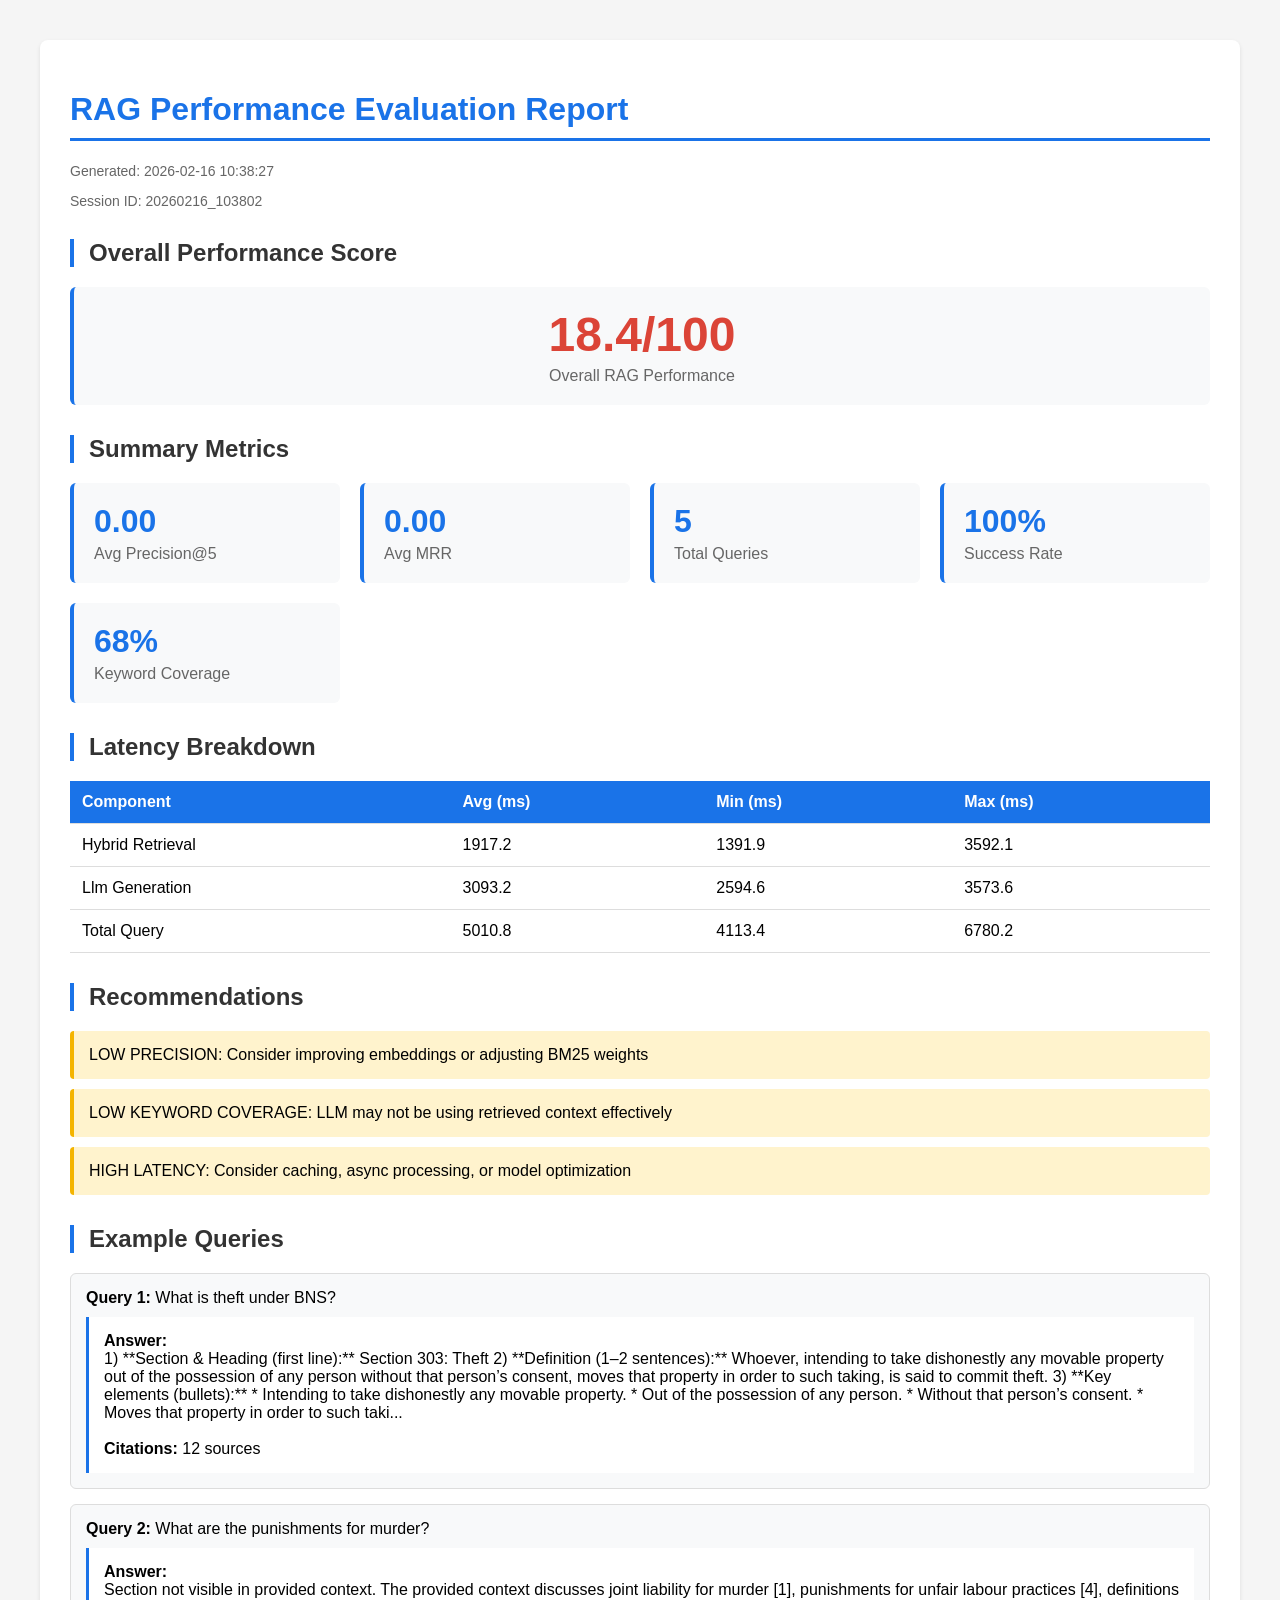
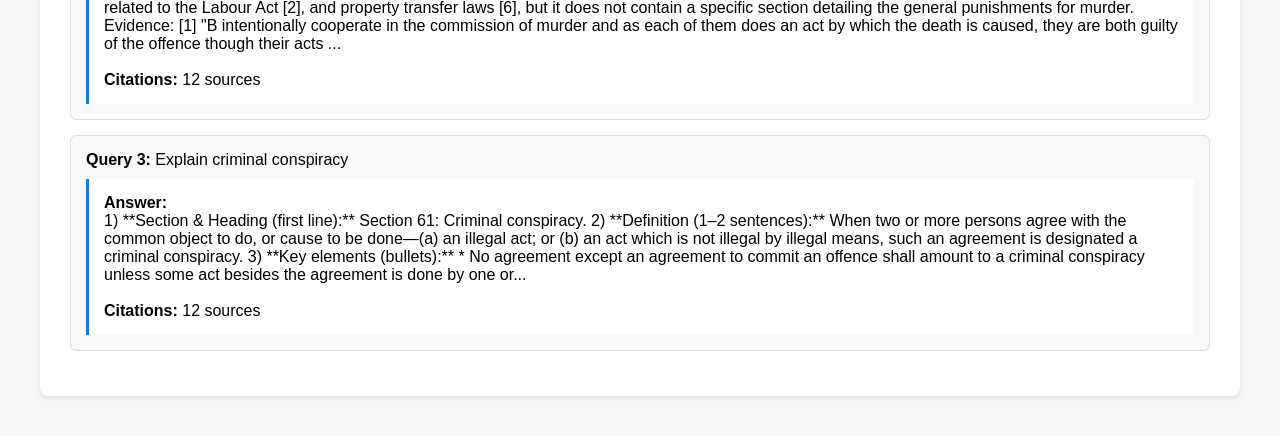
<file: rag_performance_report.html>
<!DOCTYPE html>
<html>
<head>
    <meta charset="UTF-8">
    <title>RAG Performance Report - 20260216_103802</title>
    <style>
        body { font-family: 'Segoe UI', Arial, sans-serif; margin: 40px; background: #f5f5f5; }
        .container { max-width: 1200px; margin: 0 auto; background: white; padding: 30px; border-radius: 8px; box-shadow: 0 2px 4px rgba(0,0,0,0.1); }
        h1 { color: #1a73e8; border-bottom: 3px solid #1a73e8; padding-bottom: 10px; }
        h2 { color: #333; margin-top: 30px; border-left: 4px solid #1a73e8; padding-left: 15px; }
        .metric-grid { display: grid; grid-template-columns: repeat(auto-fit, minmax(250px, 1fr)); gap: 20px; margin: 20px 0; }
        .metric-card { background: #f8f9fa; padding: 20px; border-radius: 6px; border-left: 4px solid #1a73e8; }
        .metric-value { font-size: 32px; font-weight: bold; color: #1a73e8; }
        .metric-label { color: #666; margin-top: 5px; }
        .score { font-size: 48px; font-weight: bold; }
        .score.good { color: #0f9d58; }
        .score.warning { color: #f4b400; }
        .score.bad { color: #db4437; }
        table { width: 100%; border-collapse: collapse; margin: 20px 0; }
        th, td { padding: 12px; text-align: left; border-bottom: 1px solid #ddd; }
        th { background: #1a73e8; color: white; }
        tr:hover { background: #f5f5f5; }
        .recommendation { background: #fff3cd; border-left: 4px solid #f4b400; padding: 15px; margin: 10px 0; border-radius: 4px; }
        .recommendation.good { background: #d4edda; border-color: #0f9d58; }
        .query-example { background: #f8f9fa; padding: 15px; margin: 15px 0; border-radius: 6px; border: 1px solid #ddd; }
        .answer { background: white; padding: 15px; margin-top: 10px; border-left: 3px solid #1a73e8; }
        .timestamp { color: #666; font-size: 14px; }
    </style>
</head>
<body>
    <div class="container">
        <h1>RAG Performance Evaluation Report</h1>
        <p class="timestamp">Generated: 2026-02-16 10:38:27</p>
        <p class="timestamp">Session ID: 20260216_103802</p>
        
        <h2>Overall Performance Score</h2>
        <div class="metric-card" style="text-align: center;">
            <div class="score bad">
                18.4/100
            </div>
            <div class="metric-label">Overall RAG Performance</div>
        </div>
        
        <h2>Summary Metrics</h2>
        <div class="metric-grid">

            <div class="metric-card">
                <div class="metric-value">0.00</div>
                <div class="metric-label">Avg Precision@5</div>
            </div>
            <div class="metric-card">
                <div class="metric-value">0.00</div>
                <div class="metric-label">Avg MRR</div>
            </div>

            <div class="metric-card">
                <div class="metric-value">5</div>
                <div class="metric-label">Total Queries</div>
            </div>
            <div class="metric-card">
                <div class="metric-value">100%</div>
                <div class="metric-label">Success Rate</div>
            </div>

            <div class="metric-card">
                <div class="metric-value">68%</div>
                <div class="metric-label">Keyword Coverage</div>
            </div>

        </div>
        
        <h2>Latency Breakdown</h2>
        <table>
            <tr><th>Component</th><th>Avg (ms)</th><th>Min (ms)</th><th>Max (ms)</th></tr>

            <tr>
                <td>Hybrid Retrieval</td>
                <td>1917.2</td>
                <td>1391.9</td>
                <td>3592.1</td>
            </tr>

            <tr>
                <td>Llm Generation</td>
                <td>3093.2</td>
                <td>2594.6</td>
                <td>3573.6</td>
            </tr>

            <tr>
                <td>Total Query</td>
                <td>5010.8</td>
                <td>4113.4</td>
                <td>6780.2</td>
            </tr>

        </table>
        
        <h2>Recommendations</h2>
<div class="recommendation">LOW PRECISION: Consider improving embeddings or adjusting BM25 weights</div>
<div class="recommendation">LOW KEYWORD COVERAGE: LLM may not be using retrieved context effectively</div>
<div class="recommendation">HIGH LATENCY: Consider caching, async processing, or model optimization</div>

        <h2>Example Queries</h2>

        <div class="query-example">
            <strong>Query 1:</strong> What is theft under BNS?
            <div class="answer">
                <strong>Answer:</strong><br>
                1) **Section & Heading (first line):**
Section 303: Theft

2) **Definition (1–2 sentences):**
Whoever, intending to take dishonestly any movable property out of the possession of any person without that person’s consent, moves that property in order to such taking, is said to commit theft.

3) **Key elements (bullets):**
*   Intending to take dishonestly any movable property.
*   Out of the possession of any person.
*   Without that person’s consent.
*   Moves that property in order to such taki...
                <br><br>
                <strong>Citations:</strong> 12 sources
            </div>
        </div>

        <div class="query-example">
            <strong>Query 2:</strong> What are the punishments for murder?
            <div class="answer">
                <strong>Answer:</strong><br>
                Section not visible in provided context.

The provided context discusses joint liability for murder [1], punishments for unfair labour practices [4], definitions related to the Labour Act [2], and property transfer laws [6], but it does not contain a specific section detailing the general punishments for murder.

Evidence:
[1] "B intentionally cooperate in the commission of murder and as each of them does an act by which the death is caused, they are both guilty of the offence though their acts ...
                <br><br>
                <strong>Citations:</strong> 12 sources
            </div>
        </div>

        <div class="query-example">
            <strong>Query 3:</strong> Explain criminal conspiracy
            <div class="answer">
                <strong>Answer:</strong><br>
                1) **Section & Heading (first line):**
Section 61: Criminal conspiracy.

2) **Definition (1–2 sentences):**
When two or more persons agree with the common object to do, or cause to be done—(a) an illegal act; or (b) an act which is not illegal by illegal means, such an agreement is designated a criminal conspiracy.

3) **Key elements (bullets):**
*   No agreement except an agreement to commit an offence shall amount to a criminal conspiracy unless some act besides the agreement is done by one or...
                <br><br>
                <strong>Citations:</strong> 12 sources
            </div>
        </div>

    </div>
</body>
</html>
</file>
